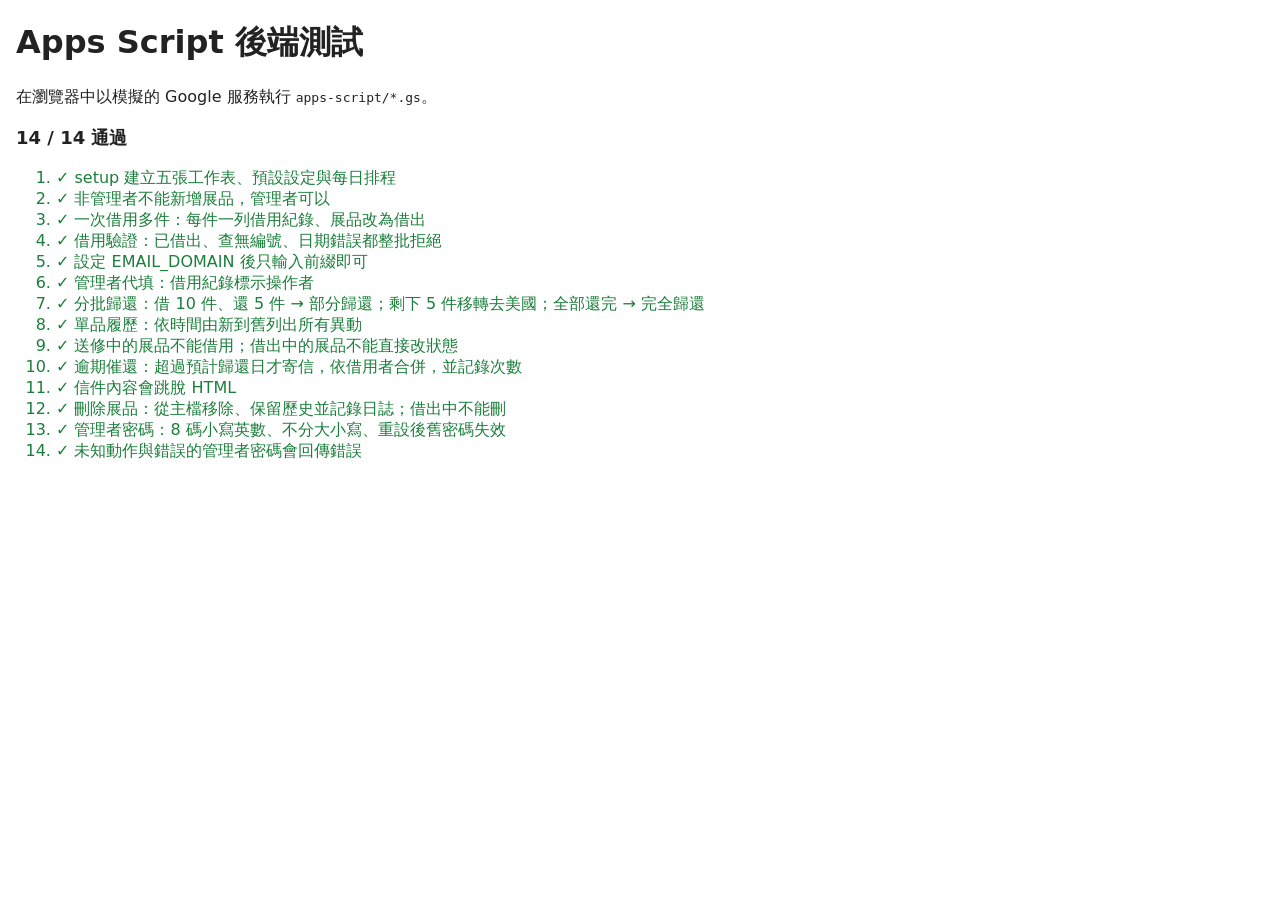
<file: tests/index.html>
<!doctype html>
<html lang="zh-Hant">
<head>
  <meta charset="utf-8">
  <meta name="viewport" content="width=device-width, initial-scale=1">
  <title>Apps Script 測試</title>
  <style>
    body { font-family: system-ui, sans-serif; margin: 16px; background: #fff; color: #222; }
    .pass { color: #1b7f3b; }
    .fail { color: #c62828; white-space: pre-wrap; }
    #summary { font-weight: 700; font-size: 18px; }
  </style>
</head>
<body>
  <h1>Apps Script 後端測試</h1>
  <p>在瀏覽器中以模擬的 Google 服務執行 <code>apps-script/*.gs</code>。</p>
  <p id="summary">執行中…</p>
  <ol id="results"></ol>
  <script type="module" src="gas.test.js"></script>
</body>
</html>
</file>
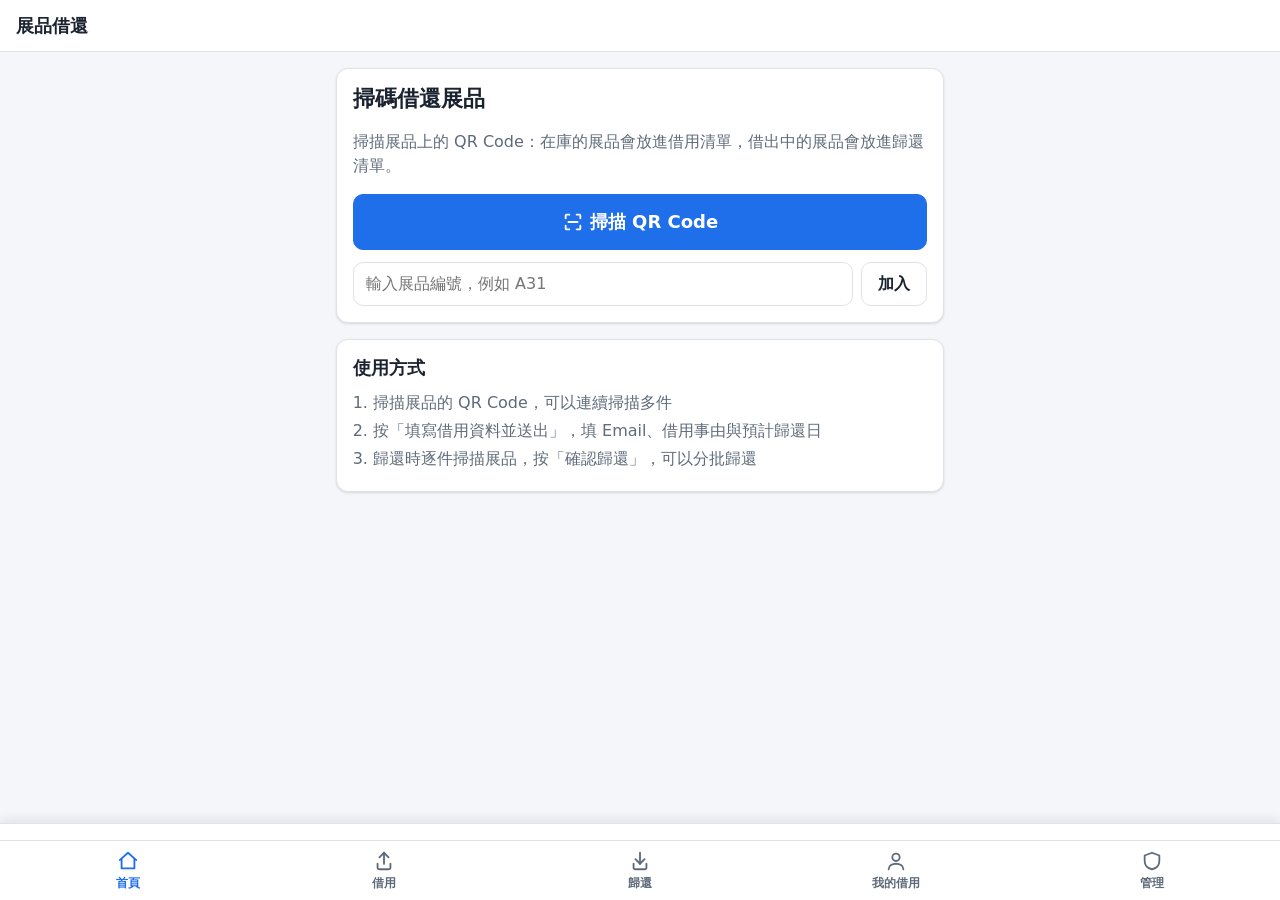
<file: web/index.html>
<!doctype html>
<html lang="zh-Hant">
<head>
  <meta charset="utf-8">
  <meta name="viewport" content="width=device-width, initial-scale=1, viewport-fit=cover">
  <meta name="theme-color" content="#1f6feb">
  <title>展品借還</title>
  <link rel="icon" href="icon.svg" type="image/svg+xml">
  <link rel="stylesheet" href="css/style.css">
</head>
<body>
  <div id="demo-banner" class="demo-banner" hidden>
    示範模式：資料只存在這台裝置的瀏覽器。管理者密碼為 <code>demo</code>。
  </div>
  <header class="topbar">
    <a href="#/" class="brand">展品借還</a>
  </header>

  <main id="view" class="container" tabindex="-1"></main>

  <div id="cartbar" class="cartbar" hidden></div>

  <nav class="tabbar" aria-label="主要功能">
    <a href="#/" data-tab="">
      <span class="tab-icon"><svg width="22" height="22" viewBox="0 0 24 24" fill="none" stroke="currentColor" stroke-width="2" stroke-linecap="round" stroke-linejoin="round" aria-hidden="true"><path d="M3 11l9-8 9 8"/><path d="M5 10v10h14V10"/></svg></span>
      <span>首頁</span>
    </a>
    <a href="#/borrow" data-tab="borrow">
      <span class="tab-icon"><svg width="22" height="22" viewBox="0 0 24 24" fill="none" stroke="currentColor" stroke-width="2" stroke-linecap="round" stroke-linejoin="round" aria-hidden="true"><path d="M12 15V3"/><path d="M7 8l5-5 5 5"/><path d="M5 15v4a2 2 0 0 0 2 2h10a2 2 0 0 0 2-2v-4"/></svg><span class="badge" data-count="borrow" hidden></span></span>
      <span>借用</span>
    </a>
    <a href="#/return" data-tab="return">
      <span class="tab-icon"><svg width="22" height="22" viewBox="0 0 24 24" fill="none" stroke="currentColor" stroke-width="2" stroke-linecap="round" stroke-linejoin="round" aria-hidden="true"><path d="M12 3v12"/><path d="M7 10l5 5 5-5"/><path d="M5 15v4a2 2 0 0 0 2 2h10a2 2 0 0 0 2-2v-4"/></svg><span class="badge" data-count="ret" hidden></span></span>
      <span>歸還</span>
    </a>
    <a href="#/mine" data-tab="mine">
      <span class="tab-icon"><svg width="22" height="22" viewBox="0 0 24 24" fill="none" stroke="currentColor" stroke-width="2" stroke-linecap="round" stroke-linejoin="round" aria-hidden="true"><circle cx="12" cy="8" r="4"/><path d="M4 21c0-4 4-6 8-6s8 2 8 6"/></svg></span>
      <span>我的借用</span>
    </a>
    <a href="#/admin" data-tab="admin">
      <span class="tab-icon"><svg width="22" height="22" viewBox="0 0 24 24" fill="none" stroke="currentColor" stroke-width="2" stroke-linecap="round" stroke-linejoin="round" aria-hidden="true"><path d="M12 3l8 3v6c0 5-3.5 8-8 9-4.5-1-8-4-8-9V6z"/></svg></span>
      <span>管理</span>
    </a>
  </nav>

  <div id="toast" class="toast" role="status" aria-live="polite" hidden></div>

  <script type="module" src="js/app.js"></script>
</body>
</html>
</file>
<file: web/css/style.css>
:root {
  --bg: #f4f6f9;
  --surface: #ffffff;
  --surface-2: #f0f2f5;
  --text: #1c2330;
  --muted: #5f6b7a;
  --border: #dfe3e8;
  --primary: #1f6feb;
  --primary-text: #ffffff;
  --ok: #1b7f3b;
  --ok-bg: #e6f4ea;
  --warn: #9a5b00;
  --warn-bg: #fff4e0;
  --danger: #c62828;
  --danger-bg: #fdecea;
  --info-bg: #e8f0fe;
  --radius: 12px;
  --shadow: 0 1px 2px rgba(16, 24, 40, 0.06), 0 1px 3px rgba(16, 24, 40, 0.08);
  --tabbar-h: 60px;
  color-scheme: light;
}

@media (prefers-color-scheme: dark) {
  :root:not([data-theme="light"]) {
    --bg: #0f141b;
    --surface: #18202a;
    --surface-2: #212b37;
    --text: #e6ebf1;
    --muted: #9aa6b4;
    --border: #2c3846;
    --primary: #4c8dff;
    --ok: #5cc884;
    --ok-bg: #173323;
    --warn: #f0b45a;
    --warn-bg: #3a2c12;
    --danger: #ff7b72;
    --danger-bg: #3b1d1d;
    --info-bg: #1b2a44;
    color-scheme: dark;
  }
}

:root[data-theme="dark"] {
  --bg: #0f141b;
  --surface: #18202a;
  --surface-2: #212b37;
  --text: #e6ebf1;
  --muted: #9aa6b4;
  --border: #2c3846;
  --primary: #4c8dff;
  --ok: #5cc884;
  --ok-bg: #173323;
  --warn: #f0b45a;
  --warn-bg: #3a2c12;
  --danger: #ff7b72;
  --danger-bg: #3b1d1d;
  --info-bg: #1b2a44;
  color-scheme: dark;
}

* { box-sizing: border-box; }

html { -webkit-text-size-adjust: 100%; }

body {
  margin: 0;
  background: var(--bg);
  color: var(--text);
  font-family: system-ui, -apple-system, "Segoe UI", "Noto Sans TC", "Microsoft JhengHei", sans-serif;
  font-size: 16px;
  line-height: 1.5;
  padding-bottom: calc(var(--tabbar-h) + env(safe-area-inset-bottom) + 16px);
}

a { color: var(--primary); }

code { font-family: ui-monospace, Consolas, monospace; font-size: 0.92em; }

.topbar {
  position: sticky;
  top: 0;
  z-index: 10;
  display: flex;
  align-items: center;
  height: 52px;
  padding: 0 16px;
  background: var(--surface);
  border-bottom: 1px solid var(--border);
}

.brand { font-weight: 700; font-size: 18px; color: var(--text); text-decoration: none; }

.demo-banner {
  padding: 8px 16px;
  background: var(--warn-bg);
  color: var(--warn);
  font-size: 14px;
}

.container { max-width: 640px; margin: 0 auto; padding: 16px; outline: none; }

h1, h2, h3 { line-height: 1.3; margin: 0 0 12px; }
h1 { font-size: 22px; }
h2 { font-size: 18px; }
h3 { font-size: 16px; }

.card {
  background: var(--surface);
  border: 1px solid var(--border);
  border-radius: var(--radius);
  box-shadow: var(--shadow);
  padding: 16px;
  margin-bottom: 16px;
}

.card-head { display: flex; align-items: center; justify-content: space-between; gap: 8px; margin-bottom: 12px; }
.card-head h2 { margin: 0; }

.mt { margin-top: 12px; }
.muted { color: var(--muted); }
.small { font-size: 14px; }
.empty { color: var(--muted); text-align: center; padding: 16px 0; margin: 0; }

/* ---- 按鈕 ---- */
.btn {
  display: inline-flex;
  align-items: center;
  justify-content: center;
  gap: 6px;
  min-height: 44px;
  padding: 0 16px;
  border: 1px solid var(--border);
  border-radius: 10px;
  background: var(--surface);
  color: var(--text);
  font: inherit;
  font-weight: 600;
  text-decoration: none;
  cursor: pointer;
}
.btn:disabled { opacity: 0.55; cursor: default; }
.btn-primary { background: var(--primary); border-color: var(--primary); color: var(--primary-text); }
.btn-danger { color: var(--danger); }
.btn-danger-solid { background: var(--danger); border-color: var(--danger); color: #fff; }
.danger-zone { border-color: var(--danger); }
.danger-zone h2 { color: var(--danger); }
.consequences { margin: 0 0 14px; padding-left: 20px; font-size: 14px; color: var(--muted); }
.consequences li { margin-bottom: 4px; }
.btn-block { width: 100%; }
.btn-lg { min-height: 56px; font-size: 18px; }
.btn-sm { min-height: 34px; padding: 0 10px; font-size: 14px; }
.btn-row { display: flex; flex-wrap: wrap; gap: 8px; }
.btn-row > .btn { flex: 1 1 auto; }

/* ---- 表單 ---- */
.field { margin-bottom: 14px; }
.field label { display: block; font-weight: 600; margin-bottom: 6px; }
.field .hint { font-size: 13px; color: var(--muted); margin-top: 4px; }
input, select, textarea {
  width: 100%;
  min-height: 44px;
  padding: 8px 12px;
  border: 1px solid var(--border);
  border-radius: 10px;
  background: var(--surface);
  color: var(--text);
  font: inherit;
}
textarea { min-height: 80px; resize: vertical; }
input:focus, select:focus, textarea:focus { outline: 2px solid var(--primary); outline-offset: -1px; }
.input-group { display: flex; align-items: stretch; }
.input-group input { border-top-right-radius: 0; border-bottom-right-radius: 0; min-width: 0; }
.input-group .addon {
  display: flex;
  align-items: center;
  padding: 0 10px;
  border: 1px solid var(--border);
  border-left: 0;
  border-radius: 0 10px 10px 0;
  background: var(--surface-2);
  color: var(--muted);
  white-space: nowrap;
  font-size: 14px;
}
/* 密碼欄位右側的「顯示／隱藏」眼睛按鈕 */
.password-field { position: relative; }
.password-field input { padding-right: 48px; }
.password-toggle {
  position: absolute;
  top: 50%;
  right: 4px;
  transform: translateY(-50%);
  display: flex;
  align-items: center;
  justify-content: center;
  width: 40px;
  height: 36px;
  border: 0;
  border-radius: 8px;
  background: transparent;
  color: var(--muted);
  cursor: pointer;
}
.password-toggle:hover { color: var(--text); background: var(--surface-2); }
.password-toggle:focus-visible { outline: 2px solid var(--primary); outline-offset: 0; }
.inline-form { display: flex; gap: 8px; }
.inline-form input { flex: 1; min-width: 0; }

/* ---- 清單 ---- */
.list { list-style: none; margin: 0 0 12px; padding: 0; }
.list li {
  display: flex;
  align-items: center;
  justify-content: space-between;
  gap: 12px;
  padding: 10px 0;
  border-bottom: 1px solid var(--border);
}
.list li:last-child { border-bottom: 0; }
.list .main { min-width: 0; flex: 1; }
.list .title { font-weight: 600; overflow-wrap: anywhere; }
.list .sub { font-size: 14px; color: var(--muted); overflow-wrap: anywhere; }
.list a.row-link { display: flex; color: inherit; text-decoration: none; width: 100%; gap: 12px; align-items: center; }
.item-id { font-family: ui-monospace, Consolas, monospace; font-weight: 700; }

.tag {
  display: inline-block;
  padding: 1px 8px;
  border-radius: 999px;
  font-size: 13px;
  font-weight: 600;
  white-space: nowrap;
  background: var(--surface-2);
  color: var(--muted);
}
.tag-ok { background: var(--ok-bg); color: var(--ok); }
.tag-warn { background: var(--warn-bg); color: var(--warn); }
.tag-danger { background: var(--danger-bg); color: var(--danger); }
.tag-info { background: var(--info-bg); color: var(--primary); }

.notice { padding: 10px 12px; border-radius: 10px; background: var(--info-bg); font-size: 14px; margin-bottom: 14px; }
.switch-row {
  display: flex;
  align-items: flex-start;
  gap: 10px;
  padding: 10px 12px;
  margin-bottom: 14px;
  border-radius: 10px;
  background: var(--info-bg);
  cursor: pointer;
}
.switch-row input { flex: none; width: 22px; min-height: 22px; height: 22px; margin: 2px 0 0; accent-color: var(--primary); }
.notice-warn { background: var(--warn-bg); color: var(--warn); }

.chips { display: flex; flex-wrap: wrap; gap: 8px; margin-bottom: 12px; }
.chip {
  min-height: 36px;
  padding: 0 12px;
  border: 1px solid var(--border);
  border-radius: 999px;
  background: var(--surface);
  color: var(--text);
  font: inherit;
  font-size: 14px;
  cursor: pointer;
}
.chip[aria-pressed="true"] { background: var(--primary); border-color: var(--primary); color: var(--primary-text); }

/* 首頁的「下一步」卡片 */
.next-step { border: 2px solid var(--primary); }
.eyebrow {
  display: inline-block;
  margin-bottom: 8px;
  padding: 2px 10px;
  border-radius: 999px;
  background: var(--info-bg);
  color: var(--primary);
  font-size: 12px;
  font-weight: 700;
  letter-spacing: 0.04em;
}
.mini-list { list-style: none; margin: 0 0 14px; padding: 0; display: grid; gap: 4px; font-size: 15px; }

/* 借用／歸還頁的步驟編號 */
.step-num {
  display: inline-flex;
  align-items: center;
  justify-content: center;
  width: 24px;
  height: 24px;
  margin-right: 8px;
  border-radius: 50%;
  background: var(--primary);
  color: var(--primary-text);
  font-size: 14px;
  vertical-align: 2px;
}
.empty-state { text-align: center; }
.empty-state .inline-form { text-align: left; }
.form-foot { margin: 10px 0 0; text-align: center; }
.btn-col { display: grid; gap: 10px; }
.summary { display: grid; gap: 2px; }
.summary-warn { border-color: var(--danger); background: var(--danger-bg); }

/* 管理頁的快捷操作 */
.quick-grid { display: grid; grid-template-columns: repeat(2, minmax(0, 1fr)); gap: 10px; }
.quick {
  display: grid;
  gap: 2px;
  padding: 12px 14px;
  border: 1px solid var(--border);
  border-radius: 12px;
  background: var(--surface);
  color: var(--text);
  text-decoration: none;
}
.quick span { font-size: 13px; color: var(--muted); }
.quick-primary { border-color: var(--primary); background: var(--info-bg); }
.quick-primary b { color: var(--primary); }
.action-panel { border-color: var(--primary); }

.steps { margin: 0; padding-left: 20px; color: var(--muted); }
.steps li { margin-bottom: 4px; }

.success { text-align: center; }
.success .big { font-size: 40px; line-height: 1; color: var(--ok); margin-bottom: 8px; }

dl.info { display: grid; grid-template-columns: max-content 1fr; gap: 6px 12px; margin: 0 0 12px; }
dl.info dt { color: var(--muted); }
dl.info dd { margin: 0; overflow-wrap: anywhere; }

/* 單品頁的展品標籤預覽：模擬實體標籤，兩種主題都是白底黑字 */
.item-label { display: flex; flex-wrap: wrap; align-items: center; gap: 16px; }
.label-preview {
  display: flex;
  flex-direction: column;
  align-items: center;
  gap: 2px;
  padding: 12px 14px;
  border: 1px dashed var(--border);
  border-radius: 10px;
  background: #fff;
  color: #111;
}
.label-preview .qr img, .label-preview .qr canvas { display: block; width: 120px; height: 120px; }
.label-id { font-family: ui-monospace, Consolas, monospace; font-weight: 700; font-size: 16px; }
.label-name { font-size: 12px; color: #444; max-width: 140px; text-align: center; overflow-wrap: anywhere; }
.label-side { flex: 1 1 200px; min-width: 0; }
.label-side h2 { margin-bottom: 4px; }

.timeline { list-style: none; margin: 0; padding: 0; }
.timeline li { padding: 10px 0 10px 14px; border-left: 2px solid var(--border); position: relative; }
.timeline li::before {
  content: "";
  position: absolute;
  left: -6px;
  top: 16px;
  width: 10px;
  height: 10px;
  border-radius: 50%;
  background: var(--primary);
}
.timeline .when { font-size: 13px; color: var(--muted); }

/* ---- 底部分頁列 ---- */
.tabbar {
  position: fixed;
  left: 0;
  right: 0;
  bottom: 0;
  z-index: 10;
  display: flex;
  height: calc(var(--tabbar-h) + env(safe-area-inset-bottom));
  padding-bottom: env(safe-area-inset-bottom);
  background: var(--surface);
  border-top: 1px solid var(--border);
}
.tabbar a {
  flex: 1;
  display: flex;
  flex-direction: column;
  align-items: center;
  justify-content: center;
  gap: 2px;
  color: var(--muted);
  text-decoration: none;
  font-size: 12px;
  font-weight: 600;
}
.tabbar a[aria-current="page"] { color: var(--primary); }
.tab-icon { position: relative; display: flex; }
.tab-icon .badge { position: absolute; top: -6px; left: 14px; }
.badge {
  min-width: 20px;
  height: 20px;
  padding: 0 6px;
  border-radius: 999px;
  background: var(--danger);
  color: #fff;
  font-size: 12px;
  line-height: 20px;
  text-align: center;
}

/* ---- 底部清單列（像點餐 App 的購物車） ---- */
.cartbar {
  position: fixed;
  left: 0;
  right: 0;
  bottom: calc(var(--tabbar-h) + env(safe-area-inset-bottom));
  z-index: 9;
  display: flex;
  gap: 8px;
  padding: 8px 12px;
  background: var(--surface);
  border-top: 1px solid var(--border);
  box-shadow: 0 -4px 12px rgba(16, 24, 40, 0.08);
}
.cartbar-btn {
  flex: 1;
  min-width: 0;
  display: flex;
  align-items: center;
  gap: 8px;
  min-height: 48px;
  padding: 0 12px;
  border-radius: 12px;
  background: var(--primary);
  color: var(--primary-text);
  font-weight: 700;
  text-decoration: none;
  white-space: nowrap;
}
.cartbar-return { background: var(--ok); color: #fff; }
.cart-count {
  display: flex;
  align-items: center;
  justify-content: center;
  min-width: 26px;
  height: 26px;
  padding: 0 6px;
  border-radius: 13px;
  background: rgba(255, 255, 255, 0.92);
  color: #1c2330;
  font-size: 14px;
}
.cart-go { margin-left: auto; font-size: 14px; }
body.has-cartbar { padding-bottom: calc(var(--tabbar-h) + env(safe-area-inset-bottom) + 80px); }
body.has-cartbar .toast { bottom: calc(var(--tabbar-h) + env(safe-area-inset-bottom) + 76px); }

.toast {
  position: fixed;
  left: 16px;
  right: 16px;
  bottom: calc(var(--tabbar-h) + env(safe-area-inset-bottom) + 12px);
  z-index: 30;
  max-width: 600px;
  margin: 0 auto;
  padding: 12px 16px;
  border-radius: 10px;
  background: var(--text);
  color: var(--bg);
  box-shadow: var(--shadow);
  white-space: pre-line;
}
.toast.error { background: var(--danger); color: #fff; }

/* ---- 掃描畫面 ---- */
.scanner {
  position: fixed;
  inset: 0;
  z-index: 40;
  display: flex;
  flex-direction: column;
  background: #000;
  color: #fff;
}
.scanner-head {
  display: flex;
  align-items: center;
  justify-content: space-between;
  gap: 12px;
  padding: 12px 16px;
  padding-top: calc(12px + env(safe-area-inset-top));
}
.scanner-stage { position: relative; width: 100%; max-width: 480px; margin: 0 auto; }
.scanner-video { width: 100%; }
.scanner-video video { width: 100% !important; border-radius: 8px; }
/* 掃描結果：顯示在掃描框正中央，2 秒後消失 */
.scan-flash {
  position: absolute;
  top: 50%;
  left: 50%;
  z-index: 5;
  transform: translate(-50%, -50%);
  width: max-content;
  max-width: min(220px, 70%);
  padding: 10px 14px;
  border-radius: 10px;
  background: rgba(15, 59, 71, 0.9);
  color: #fff;
  font-size: 16px;
  font-weight: 700;
  line-height: 1.4;
  text-align: center;
  overflow-wrap: anywhere;
  pointer-events: none;
  box-shadow: 0 4px 16px rgba(0, 0, 0, 0.35);
}
.scan-flash.ok { background: rgba(27, 127, 59, 0.92); }
.scan-flash.err { background: rgba(198, 40, 40, 0.92); }
.scanner-hint { text-align: center; color: #c9d1d9; font-size: 14px; margin: 12px 16px; }
.scanner-log { list-style: none; margin: 0; padding: 0 16px 16px; overflow-y: auto; flex: 1; }
.scanner-log li { padding: 8px 12px; border-radius: 8px; margin-bottom: 6px; font-size: 15px; }
.scanner-log li.ok { background: #173323; color: #8ee0a8; }
.scanner-log li.err { background: #3b1d1d; color: #ffaba5; }
.scanner-actions {
  display: grid;
  gap: 8px;
  padding: 12px 16px;
  padding-bottom: calc(12px + env(safe-area-inset-bottom));
  background: #111;
  border-top: 1px solid #333;
}
.btn-light { background: rgba(255, 255, 255, 0.14); border-color: rgba(255, 255, 255, 0.35); color: #fff; }
</file>
